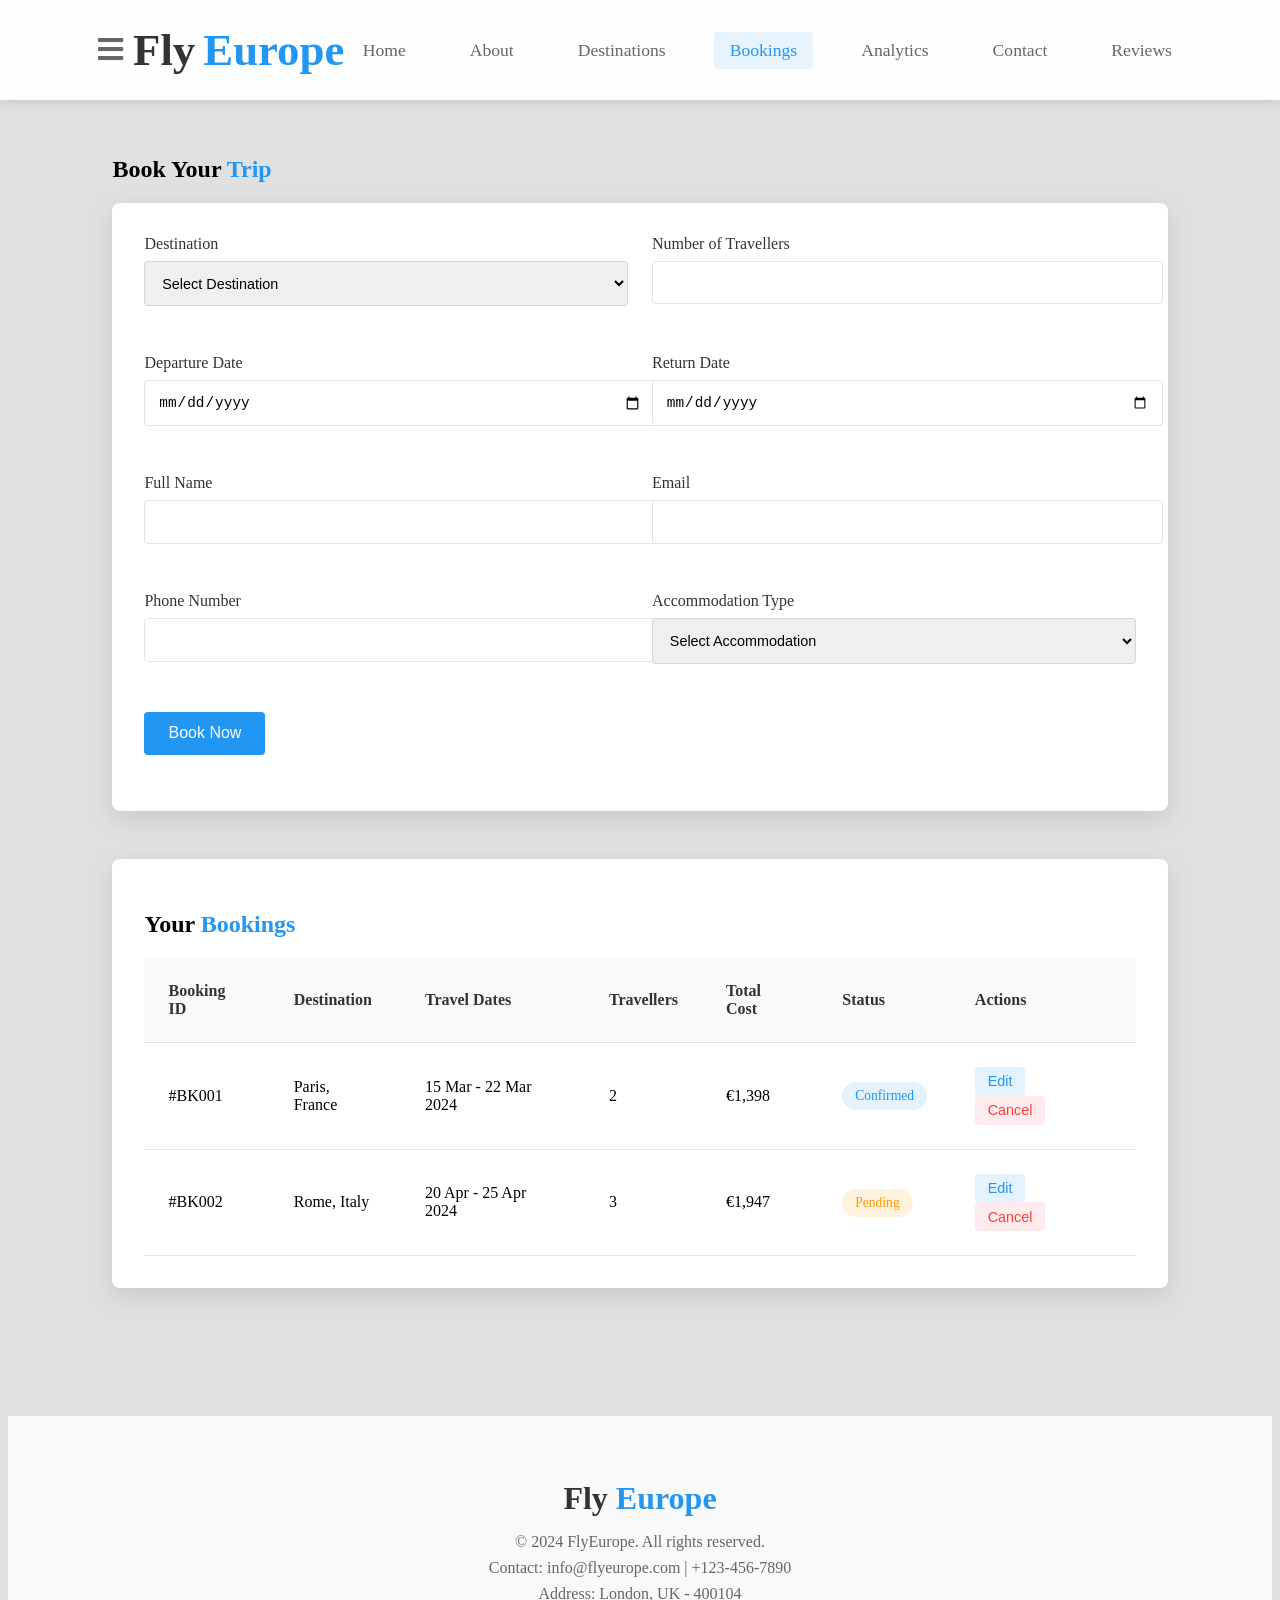
<file: bookings.html>
﻿<!DOCTYPE html>
<html lang="en">
<head>
    <meta charset="UTF-8">
    <meta name="viewport" content="width=device-width, initial-scale=1.0">
    <title>Bookings - Backpack to Europe</title>
    <link rel="stylesheet" href="styles.css">
    <link rel="stylesheet" href="https://cdnjs.cloudflare.com/ajax/libs/font-awesome/5.15.4/css/all.min.css">
    <style>
        body {
            background-color: #e0e0e0;
        }
        .bookings-section {
            padding: 8rem 7% 2rem;
        }

        .bookings-container {
            max-width: 1200px;
            margin: 0 auto;
            padding: 0 1rem;
        }

        /* Booking Form Styles */
        .booking-form {
            background: #fff;
            padding: 2rem;
            border-radius: 8px;
            box-shadow: 0 .5rem 1.5rem rgba(0,0,0,.1);
            margin-bottom: 3rem;
        }

        .form-grid {
            display: grid;
            grid-template-columns: repeat(2, 1fr);
            gap: 1.5rem;
        }

        .form-group {
            margin-bottom: 1.5rem;
        }

            .form-group label {
                display: block;
                margin-bottom: 0.5rem;
                color: #333;
                font-weight: 500;
            }

            .form-group input,
            .form-group select {
                width: 100%;
                padding: 0.8rem;
                border: 1px solid rgba(0,0,0,.1);
                border-radius: 4px;
                font-size: 0.9rem;
            }

                .form-group input:focus,
                .form-group select:focus {
                    border-color: #2196F3;
                    outline: none;
                    box-shadow: 0 0 0 2px rgba(33, 150, 243, 0.1);
                }

        .full-width {
            grid-column: 1 / -1;
        }

        .btn {
            padding: 0.8rem 1.5rem;
            border: none;
            border-radius: 4px;
            cursor: pointer;
            font-size: 1rem;
            transition: all 0.3s ease;
        }

        .submit-btn {
            background: #2196F3;
            color: white;
        }

            .submit-btn:hover {
                background: #1976D2;
            }

        /* Bookings Table Styles */
        .bookings-table {
            background: #fff;
            padding: 2rem;
            border-radius: 8px;
            box-shadow: 0 .5rem 1.5rem rgba(0,0,0,.1);
            overflow-x: auto;
        }

        table {
            width: 100%;
            border-collapse: collapse;
            margin-top: 1rem;
        }

        th, td {
            padding: 1rem;
            text-align: left;
            border-bottom: 1px solid rgba(0,0,0,.1);
        }

        th {
            background: #f8f9fa;
            color: #333;
            font-weight: 600;
        }

        tr:hover {
            background: #f8f9fa;
        }

        .status {
            padding: 0.4rem 0.8rem;
            border-radius: 20px;
            font-size: 0.85rem;
            font-weight: 500;
        }

            .status.confirmed {
                background: #e3f2fd;
                color: #2196F3;
            }

            .status.pending {
                background: #fff3e0;
                color: #ff9800;
            }

            .status.cancelled {
                background: #ffebee;
                color: #f44336;
            }

        .action-btn {
            padding: 0.4rem 0.8rem;
            border: none;
            border-radius: 4px;
            cursor: pointer;
            font-size: 0.9rem;
            margin-right: 0.5rem;
        }

        .edit-btn {
            background: #e3f2fd;
            color: #2196F3;
        }

        .cancel-btn {
            background: #ffebee;
            color: #f44336;
        }

        .edit-btn:hover {
            background: #bbdefb;
        }

        .cancel-btn:hover {
            background: #ffcdd2;
        }

        .footer {
            background: #f9f9f9;
            padding: 2rem 0;
            text-align: center;
            margin-top: 4rem;
        }

        .footer-content {
            max-width: 1200px;
            margin: 0 auto;
            padding: 0 1rem;
        }

        .footer-logo h3 {
            font-size: 2rem;
            color: #333;
            margin-bottom: 1rem;
        }

        .footer-logo span {
            color: #2196F3;
        }

        .footer-info p {
            color: #666;
            margin: 0.5rem 0;
        }

        @media (max-width: 768px) {
            .form-grid {
                grid-template-columns: 1fr;
            }

            .bookings-table {
                overflow-x: auto;
            }

            th, td {
                padding: 0.8rem;
                font-size: 0.9rem;
            }
        }
    </style>
</head>
<body>
    <header>
        <input type="checkbox" name="" id="toggler">
        <label for="toggler" class="fas fa-bars"></label>

        <a href="index.html" class="logo">
            Fly<span>Europe</span>
        </a>

        <nav class="navbar">
            <a href="index.html#home">Home</a>
            <a href="about.html">About</a>
            <a href="destinations.html">Destinations</a>
            <a href="bookings.html" class="active">Bookings</a>
            <a href="analytics.html">Analytics</a>
            <a href="contact.html">Contact</a>
            <a href="reviews.html">Reviews</a>
        </nav>

        <div class="icons">

        </div>
    </header>

    <section class="bookings-section">
        <div class="bookings-container">
            <h2 class="heading">Book Your <span>Trip</span></h2>

            <!-- Booking Form -->
            <div class="booking-form">
                <form id="bookingForm">
                    <div class="form-grid">
                        <div class="form-group">
                            <label for="destination">Destination</label>
                            <select id="destination" required>
                                <option value="">Select Destination</option>
                                <option value="paris">Paris, France</option>
                                <option value="rome">Rome, Italy</option>
                                <option value="barcelona">Barcelona, Spain</option>
                                <option value="amsterdam">Amsterdam, Netherlands</option>
                                <option value="swiss Alps">Swiss Alps, Switzerland</option>
                            </select>
                        </div>

                        <div class="form-group">
                            <label for="travelers">Number of Travellers</label>
                            <input type="number" id="travelers" min="1" required>
                        </div>

                        <div class="form-group">
                            <label for="departure">Departure Date</label>
                            <input type="date" id="departure" required>
                        </div>

                        <div class="form-group">
                            <label for="return">Return Date</label>
                            <input type="date" id="return" required>
                        </div>

                        <div class="form-group">
                            <label for="name">Full Name</label>
                            <input type="text" id="name" required>
                        </div>

                        <div class="form-group">
                            <label for="email">Email</label>
                            <input type="email" id="email" required>
                        </div>

                        <div class="form-group">
                            <label for="phone">Phone Number</label>
                            <input type="tel" id="phone" required>
                        </div>

                        <div class="form-group">
                            <label for="accommodation">Accommodation Type</label>
                            <select id="accommodation" required>
                                <option value="">Select Accommodation</option>
                                <option value="hotel">Hotel</option>
                                <option value="hostel">Hostel</option>
                                <option value="apartment">Apartment</option>
                            </select>
                        </div>

                        <div class="form-group full-width">
                            <button type="submit" class="btn submit-btn" id="submitBtn">Book Now</button>
                        </div>
                    </div>
                </form>
            </div>

            <!-- Bookings Table -->
            <div class="bookings-table">
                <h2 class="heading">Your <span>Bookings</span></h2>
                <table>
                    <thead>
                        <tr>
                            <th>Booking ID</th>
                            <th>Destination</th>
                            <th>Travel Dates</th>
                            <th>Travellers</th>
                            <th>Total Cost</th>
                            <th>Status</th>
                            <th>Actions</th>
                        </tr>
                    </thead>
                    <tbody id="bookingsTableBody">
                        <!-- Bookings will be populated by JavaScript -->
                    </tbody>
                </table>
            </div>
        </div>
    </section>

    <!-- Footer Section -->
    <footer class="footer">
        <div class="footer-content">
            <div class="footer-logo">
                <h3> Fly<span> Europe</span> </h3>
            </div>
            <div class="footer-info">
                <p>© 2024 FlyEurope. All rights reserved.</p>
                <p>Contact: info@flyeurope.com | +123-456-7890</p>
                <p>Address: London, UK - 400104</p>
            </div>
        </div>
    </footer>

    <script>
        // Store bookings in localStorage
        let bookings = JSON.parse(localStorage.getItem('bookings')) || [
            {
                id: 'BK001',
                destination: 'Paris, France',
                dates: '15 Mar - 22 Mar 2024',
                travelers: 2,
                cost: '€1,398',
                status: 'confirmed',
                name: 'John Doe',
                email: 'john@example.com',
                phone: '1234567890',
                accommodation: 'hotel'
            },
            {
                id: 'BK002',
                destination: 'Rome, Italy',
                dates: '20 Apr - 25 Apr 2024',
                travelers: 3,
                cost: '€1,947',
                status: 'pending',
                name: 'Jane Smith',
                email: 'jane@example.com',
                phone: '0987654321',
                accommodation: 'apartment'
            }
        ];

        let editingBookingId = null;

        // Initialize the page
        document.addEventListener('DOMContentLoaded', function () {
            displayBookings();
            setupDateValidation();
        });

        // Handle form submission
        document.getElementById('bookingForm').addEventListener('submit', function (event) {
            event.preventDefault();
            handleBooking();
        });

        function handleBooking() {
            const formData = {
                destination: document.getElementById('destination').options[document.getElementById('destination').selectedIndex].text,
                travelers: document.getElementById('travelers').value,
                departure: document.getElementById('departure').value,
                return: document.getElementById('return').value,
                name: document.getElementById('name').value,
                email: document.getElementById('email').value,
                phone: document.getElementById('phone').value,
                accommodation: document.getElementById('accommodation').value
            };

            if (editingBookingId) {
                // Update existing booking
                const index = bookings.findIndex(b => b.id === editingBookingId);
                if (index !== -1) {
                    bookings[index] = {
                        ...bookings[index],
                        destination: formData.destination,
                        dates: `${formatDate(formData.departure)} - ${formatDate(formData.return)}`,
                        travelers: parseInt(formData.travelers),
                        cost: calculateCost(formData.destination, formData.travelers),
                        name: formData.name,
                        email: formData.email,
                        phone: formData.phone,
                        accommodation: formData.accommodation
                    };
                }
                editingBookingId = null;
                document.getElementById('submitBtn').textContent = 'Book Now';
            } else {
                // Create new booking
                const newBooking = {
                    id: generateBookingId(),
                    destination: formData.destination,
                    dates: `${formatDate(formData.departure)} - ${formatDate(formData.return)}`,
                    travelers: parseInt(formData.travelers),
                    cost: calculateCost(formData.destination, formData.travelers),
                    status: 'pending',
                    name: formData.name,
                    email: formData.email,
                    phone: formData.phone,
                    accommodation: formData.accommodation
                };
                bookings.push(newBooking);
            }

            // Update localStorage
            localStorage.setItem('bookings', JSON.stringify(bookings));

            // Update display
            displayBookings();
            document.getElementById('bookingForm').reset();
            alert(editingBookingId ? 'Booking updated successfully!' : 'Booking created successfully!');
        }

        function editBooking(bookingId) {
            const booking = bookings.find(b => b.id === bookingId);
            if (!booking) return;

            // Set form values
            document.getElementById('destination').value = booking.destination.toLowerCase().split(',')[0];
            document.getElementById('travelers').value = booking.travelers;

            // Parse dates
            const [startDate, endDate] = booking.dates.split(' - ').map(d => parseDate(d));
            document.getElementById('departure').value = startDate;
            document.getElementById('return').value = endDate;

            document.getElementById('name').value = booking.name;
            document.getElementById('email').value = booking.email;
            document.getElementById('phone').value = booking.phone;
            document.getElementById('accommodation').value = booking.accommodation;

            // Update button text and store editing ID
            document.getElementById('submitBtn').textContent = 'Update Booking';
            editingBookingId = bookingId;

            // Scroll to form
            document.querySelector('.booking-form').scrollIntoView({ behavior: 'smooth' });
        }

        function cancelBooking(bookingId) {
            if (confirm('Are you sure you want to cancel this booking?')) {
                const index = bookings.findIndex(b => b.id === bookingId);
                if (index !== -1) {
                    bookings[index].status = 'cancelled';
                    localStorage.setItem('bookings', JSON.stringify(bookings));
                    displayBookings();
                }
            }
        }

        function displayBookings() {
            const tbody = document.getElementById('bookingsTableBody');
            tbody.innerHTML = '';

            bookings.forEach(booking => {
                const tr = document.createElement('tr');
                tr.innerHTML = `
                            <td>#${booking.id}</td>
                            <td>${booking.destination}</td>
                            <td>${booking.dates}</td>
                            <td>${booking.travelers}</td>
                            <td>${booking.cost}</td>
                            <td><span class="status ${booking.status}">${capitalizeFirst(booking.status)}</span></td>
                            <td>
                                ${booking.status !== 'cancelled' ? `
                                    <button class="action-btn edit-btn" onclick="editBooking('${booking.id}')">Edit</button>
                                    <button class="action-btn cancel-btn" onclick="cancelBooking('${booking.id}')">Cancel</button>
                                ` : '-'}
                            </td>
                        `;
                tbody.appendChild(tr);
            });
        }

        function setupDateValidation() {
            const today = new Date().toISOString().split('T')[0];
            document.getElementById('departure').min = today;

            document.getElementById('departure').addEventListener('change', function () {
                document.getElementById('return').min = this.value;
            });
        }

        function generateBookingId() {
            return `BK${String(bookings.length + 1).padStart(3, '0')}`;
        }

        function formatDate(dateString) {
            const date = new Date(dateString);
            return date.toLocaleDateString('en-GB', {
                day: '2-digit',
                month: 'short',
                year: 'numeric'
            });
        }

        function parseDate(dateString) {
            const [day, month, year] = dateString.split(' ');
            const monthMap = {
                'Jan': '01', 'Feb': '02', 'Mar': '03', 'Apr': '04',
                'May': '05', 'Jun': '06', 'Jul': '07', 'Aug': '08',
                'Sep': '09', 'Oct': '10', 'Nov': '11', 'Dec': '12'
            };
            return `${year}-${monthMap[month]}-${day.padStart(2, '0')}`;
        }

        function calculateCost(destination, travelers) {
            const baseCosts = {
                'Paris, France': 699,
                'Rome, Italy': 649,
                'Barcelona, Spain': 599,
                'Amsterdam, Netherlands': 629
            };
            const cost = (baseCosts[destination] || 600) * travelers;
            return `€${cost.toLocaleString()}`;
        }

        function capitalizeFirst(string) {
            return string.charAt(0).toUpperCase() + string.slice(1);
        }
    </script>
</body>
</html>
</file>
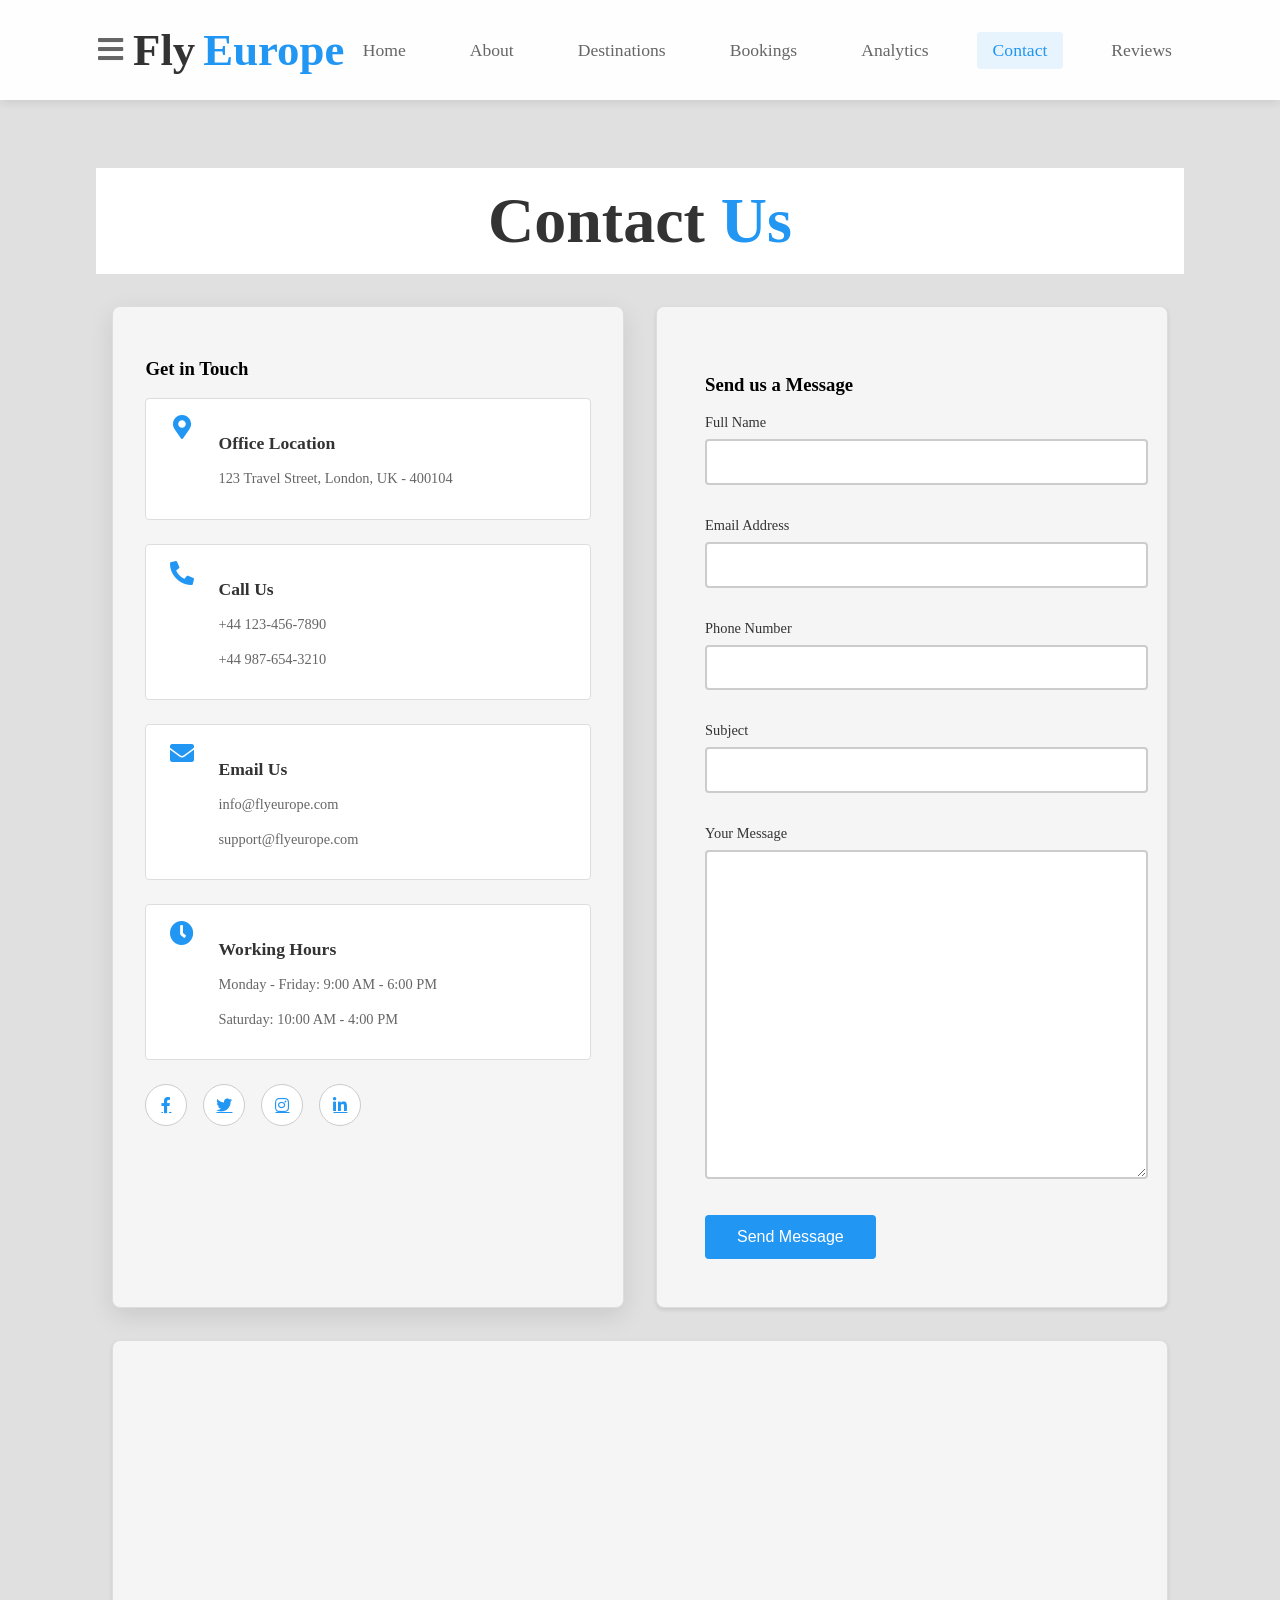
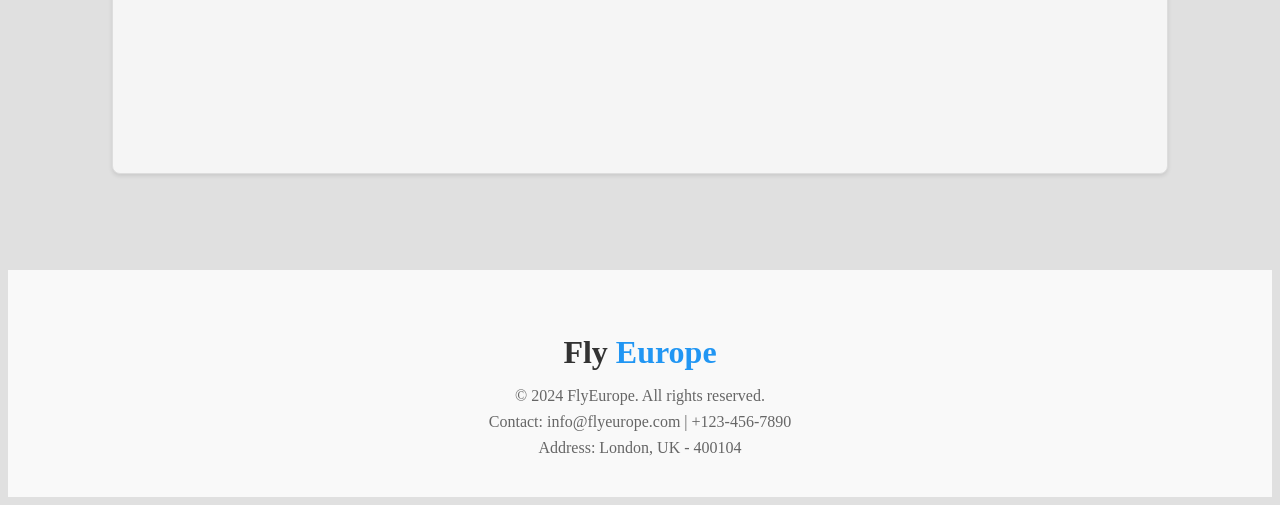
<file: contact.html>
﻿<!DOCTYPE html>
<html lang="en">
<head>
    <meta charset="UTF-8">
    <meta name="viewport" content="width=device-width, initial-scale=1.0">
    <title>Contact Us - Backpack to Europe</title>
    <link rel="stylesheet" href="styles.css">
    <link rel="stylesheet" href="https://cdnjs.cloudflare.com/ajax/libs/font-awesome/5.15.4/css/all.min.css">
    <style>
        body {
            background-color: #e0e0e0;
        }
        .contact-section {
            padding: 8rem 7% 2rem;
        }

        .contact-container {
            max-width: 1200px;
            margin: 0 auto;
            padding: 0 1rem;
        }

        .contact-grid {
            display: grid;
            grid-template-columns: 1fr 1fr;
            gap: 2rem;
            margin-top: 2rem;
        }

        .contact-info {
            background: #f5f5f5;
            padding: 2rem;
            border-radius: 8px;
            border: 1px solid #ddd;
            box-shadow: 0 .5rem 1.5rem rgba(0,0,0,.1);
        }

        .info-item {
            display: flex;
            align-items: flex-start;
            margin-bottom: 1.5rem;
            padding: 1rem;
            background: white; 
            border: 1px solid #ddd;
            border-radius: 4px;
        }

        .info-icon {
            font-size: 1.5rem;
            color: #2196F3;
            margin-right: 1rem;
            width: 2.5rem;
            text-align: center;
        }

        .info-content h3 {
            font-size: 1.1rem;
            color: #333;
            margin-bottom: 0.5rem;
        }

        .info-content p {
            color: #666;
            font-size: 0.9rem;
            line-height: 1.4;
        }

        .contact-form {
            background: #f5f5f5;
            padding: 3rem; 
            border-radius: 8px;
            border: 1px solid #ddd;
            box-shadow: 0 2px 4px rgba(0,0,0,0.1);
            height: fit-content; 
        }

        .form-group {
            margin-bottom: 2rem;
        }

            .form-group label {
                display: block;
                margin-bottom: 0.5rem;
                color: #333;
                font-size: 0.9rem;
            }

            .form-group input,
            .form-group textarea {
                width: 100%;
                padding: 0.8rem;
                border: 2px solid #ccc;
                border-radius: 4px;
                font-size: 0.9rem;
                background-color: white;
                transition: all 0.3s ease;
            }

                .form-group input:focus,
                .form-group textarea:focus {
                    border-color: #2196F3;
                    outline: none;
                    box-shadow: 0 0 5px rgba(33, 150, 243, 0.3);
                }

            .form-group textarea {
                height: 300px;
                resize: vertical;
            }

        .submit-btn {
            background: #2196F3;
            color: #fff;
            padding: 0.8rem 2rem;
            border: none;
            border-radius: 4px;
            font-size: 1rem;
            cursor: pointer;
            transition: all 0.3s ease;
        }

            .submit-btn:hover {
                background: #1976D2;
                transform: translateY(-2px);
            }

        .map-container {
            background: #f5f5f5; /* Light gray background */
            padding: 1rem;
            border-radius: 8px;
            box-shadow: 0 2px 4px rgba(0,0,0,0.1);
            border: 1px solid #ddd;
            grid-column: 1 / -1; 
            height: 400px; 
        }

            .map-container iframe {
                width: 100%;
                height: 100%;
                border: none;
                border-radius: 4px;
            }
        .heading {
            text-align: center;
            font-size: 4rem;
            color: #333;
            padding: 1rem;
            margin: 2rem 0;
            background: #fff;
        }

            .heading span {
                color: #2196F3;
            }

        .social-links {
            display: flex;
            gap: 1rem;
            margin-top: 1rem;
        }

            .social-links a {
                width: 40px;
                height: 40px;
                background: white; 
                color: #2196F3;
                border: 1px solid #ccc;
                border-radius: 50%;
                display: flex;
                align-items: center;
                justify-content: center;
                transition: all 0.3s ease;
            }

                .social-links a:hover {
                    background: #2196F3;
                    color: white;
                    border-color: #2196F3;
                    transform: translateY(-2px);
                }

        @media (max-width: 768px) {
            .contact-grid {
                grid-template-columns: 1fr;
            }

            .map-container {
                height: 300px;
            }
        }
    </style>
</head>
<body>
    <!-- Header Section -->
    <header>
        <input type="checkbox" name="" id="toggler">
        <label for="toggler" class="fas fa-bars"></label>

        <a href="index.html" class="logo">
            Fly<span>Europe</span>
        </a>

        <nav class="navbar">
            <a href="index.html">Home</a>
            <a href="about.html">About</a>
            <a href="destinations.html">Destinations</a>
            <a href="bookings.html">Bookings</a>
            <a href="analytics.html">Analytics</a>
            <a href="contact.html" class="active">Contact</a>
            <a href="reviews.html">Reviews</a>
        </nav>

        <div class="icons">
            
        </div>
    </header>

    <!-- Contact Section -->
    <section class="contact-section">
        <h2 class="heading">Contact <span>Us</span></h2>

        <div class="contact-container">
            <div class="contact-grid">
                <!-- Contact Information -->
                <div class="contact-info">
                    <h3>Get in Touch</h3>
                    <div class="info-item">
                        <div class="info-icon">
                            <i class="fas fa-map-marker-alt"></i>
                        </div>
                        <div class="info-content">
                            <h3>Office Location</h3>
                            <p>123 Travel Street, London, UK - 400104</p>
                        </div>
                    </div>
                    <div class="info-item">
                        <div class="info-icon">
                            <i class="fas fa-phone-alt"></i>
                        </div>
                        <div class="info-content">
                            <h3>Call Us</h3>
                            <p>+44 123-456-7890</p>
                            <p>+44 987-654-3210</p>
                        </div>
                    </div>
                    <div class="info-item">
                        <div class="info-icon">
                            <i class="fas fa-envelope"></i>
                        </div>
                        <div class="info-content">
                            <h3>Email Us</h3>
                            <p>info@flyeurope.com</p>
                            <p>support@flyeurope.com</p>
                        </div>
                    </div>
                    <div class="info-item">
                        <div class="info-icon">
                            <i class="fas fa-clock"></i>
                        </div>
                        <div class="info-content">
                            <h3>Working Hours</h3>
                            <p>Monday - Friday: 9:00 AM - 6:00 PM</p>
                            <p>Saturday: 10:00 AM - 4:00 PM</p>
                        </div>
                    </div>
                    <div class="social-links">
                        <a href="#"><i class="fab fa-facebook-f"></i></a>
                        <a href="#"><i class="fab fa-twitter"></i></a>
                        <a href="#"><i class="fab fa-instagram"></i></a>
                        <a href="#"><i class="fab fa-linkedin-in"></i></a>
                    </div>
                </div>

                <!-- Contact Form -->
                <div class="contact-form">
                    <h3>Send us a Message</h3>
                    <form id="contactForm">
                        <div class="form-group">
                            <label for="name">Full Name</label>
                            <input type="text" id="name" name="name" required>
                        </div>
                        <div class="form-group">
                            <label for="email">Email Address</label>
                            <input type="email" id="email" name="email" required>
                        </div>
                        <div class="form-group">
                            <label for="phone">Phone Number</label>
                            <input type="tel" id="phone" name="phone">
                        </div>
                        <div class="form-group">
                            <label for="subject">Subject</label>
                            <input type="text" id="subject" name="subject" required>
                        </div>
                        <div class="form-group">
                            <label for="message">Your Message</label>
                            <textarea id="message" name="message" required></textarea>
                        </div>
                        <button type="submit" class="submit-btn">Send Message</button>
                    </form>
                </div>

                <!-- Map -->
                <div class="map-container">
                    <iframe src="https://www.google.com/maps/embed?pb=!1m18!1m12!1m3!1d158858.182370726!2d-0.10159865000000001!3d51.52864165!2m3!1f0!2f0!3f0!3m2!1i1024!2i768!4f13.1!3m3!1m2!1s0x47d8a00baf21de75%3A0x52963a5addd52a99!2sLondon%2C%20UK!5e0!3m2!1sen!2sin!4v1645678901234!5m2!1sen!2sin" allowfullscreen="" loading="lazy"></iframe>
                </div>
            </div>
        </div>
    </section>

    <!-- Footer Section -->
    <footer class="footer">
        <div class="footer-content">
            <div class="footer-logo">
                <h3> Fly<span> Europe</span> </h3>
            </div>
            <div class="footer-info">
                <p>© 2024 FlyEurope. All rights reserved.</p>
                <p>Contact: info@flyeurope.com | +123-456-7890</p>
                <p>Address: London, UK - 400104</p>
            </div>
        </div>
    </footer>

    <style>
        .footer {
            background: #f9f9f9;
            padding: 2rem 0;
            text-align: center;
            margin-top: 4rem;
            width: 100%;
        }

        .footer-content {
            max-width: 1200px;
            margin: 0 auto;
            padding: 0 1rem;
            text-align: center;
        }

        .footer-logo {
            margin-bottom: 1rem;
        }

            .footer-logo h3 {
                font-size: 2rem;
                color: #333;
                margin-bottom: 1rem;
                text-align: center;
            }

            .footer-logo span {
                color: #2196F3;
            }

        .footer-info {
            text-align: center;
        }

            .footer-info p {
                color: #666;
                margin: 0.5rem 0;
                text-align: center;
            }
    </style>

    <script>
        function submitForm(e) {
            e.preventDefault();

            // Get form values
            const name = document.getElementById('name').value;
            const email = document.getElementById('email').value;
            const phone = document.getElementById('phone').value;
            const subject = document.getElementById('subject').value;
            const message = document.getElementById('message').value;

            // show alert
            alert('Thank you for your message! We will get back to you soon.');

            // Reset the form
            document.getElementById('contactForm').reset();

            return false;
        }
        // Modern event listener attachment
        document.addEventListener('DOMContentLoaded', () => {
            const form = document.getElementById('contactForm');
            if (form) {
                form.addEventListener('submit', submitForm);
            }
        });
    </script>
</body>
</html>
</file>
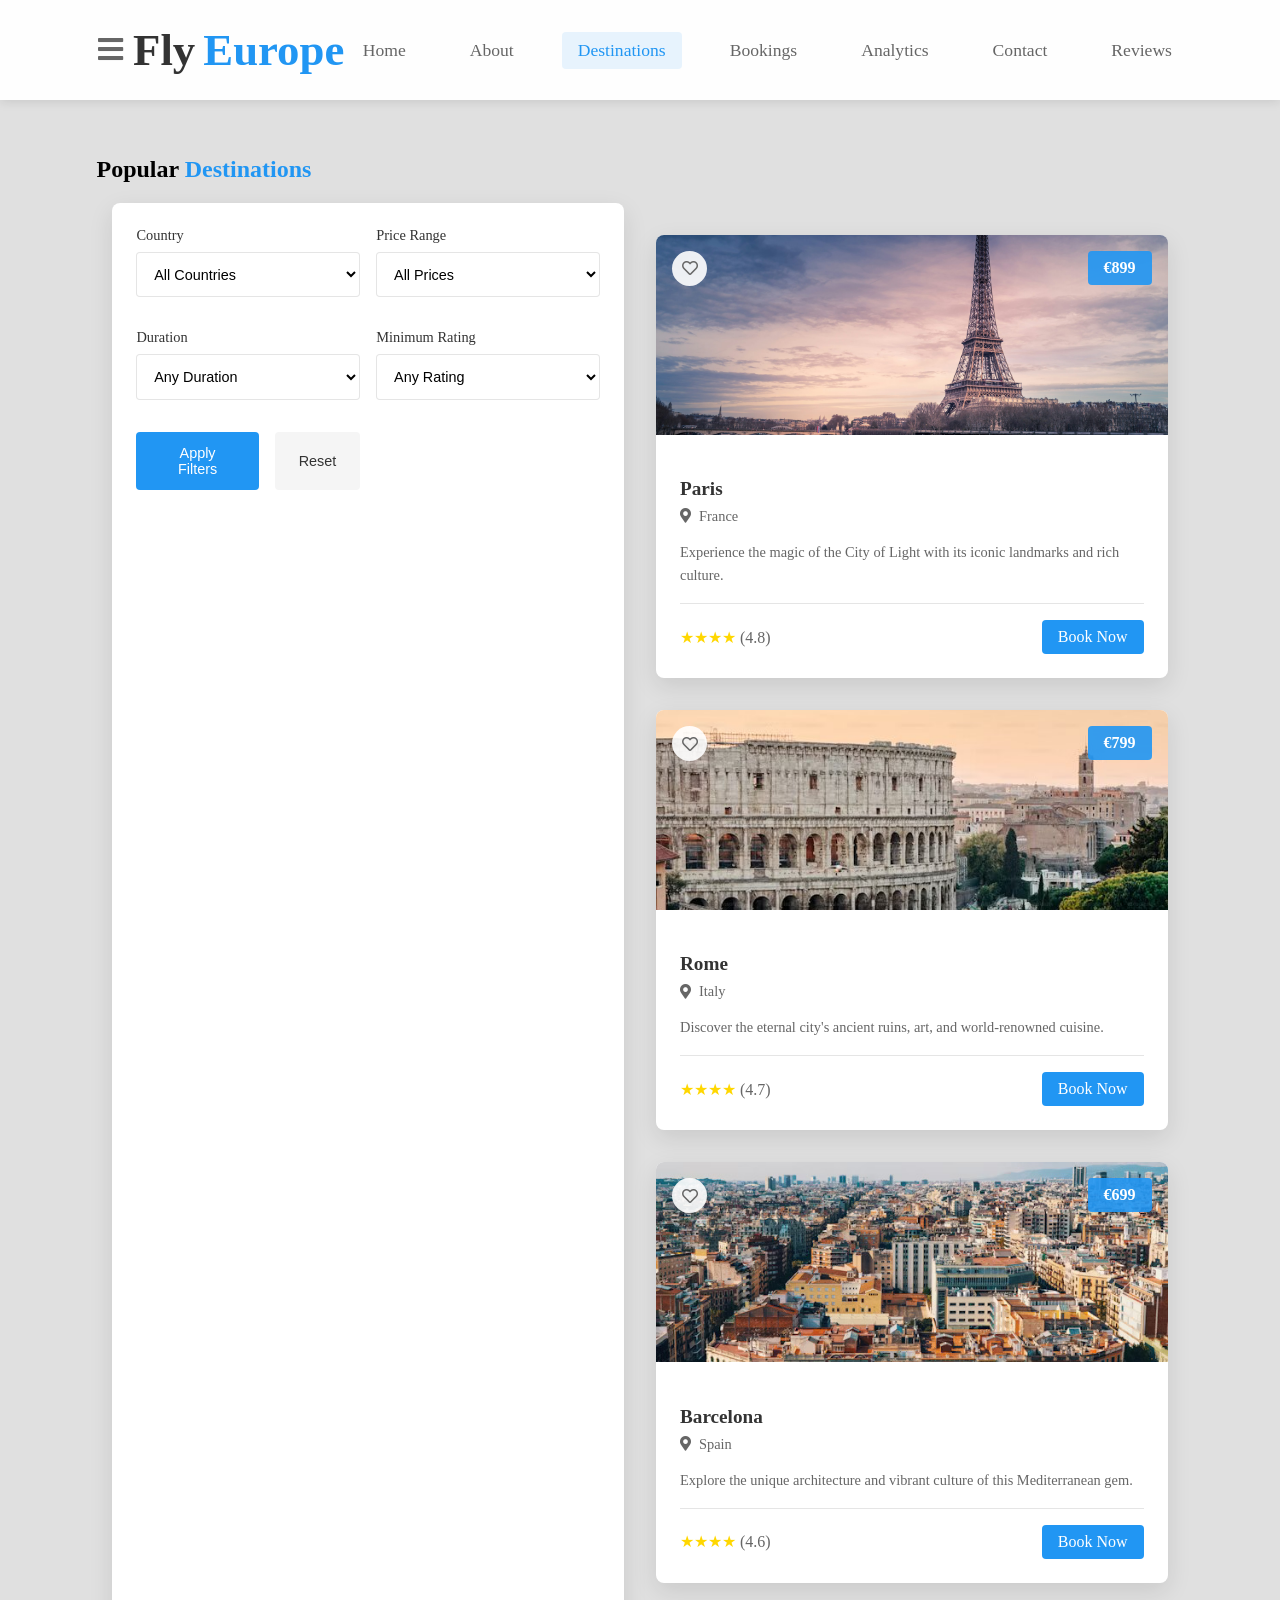
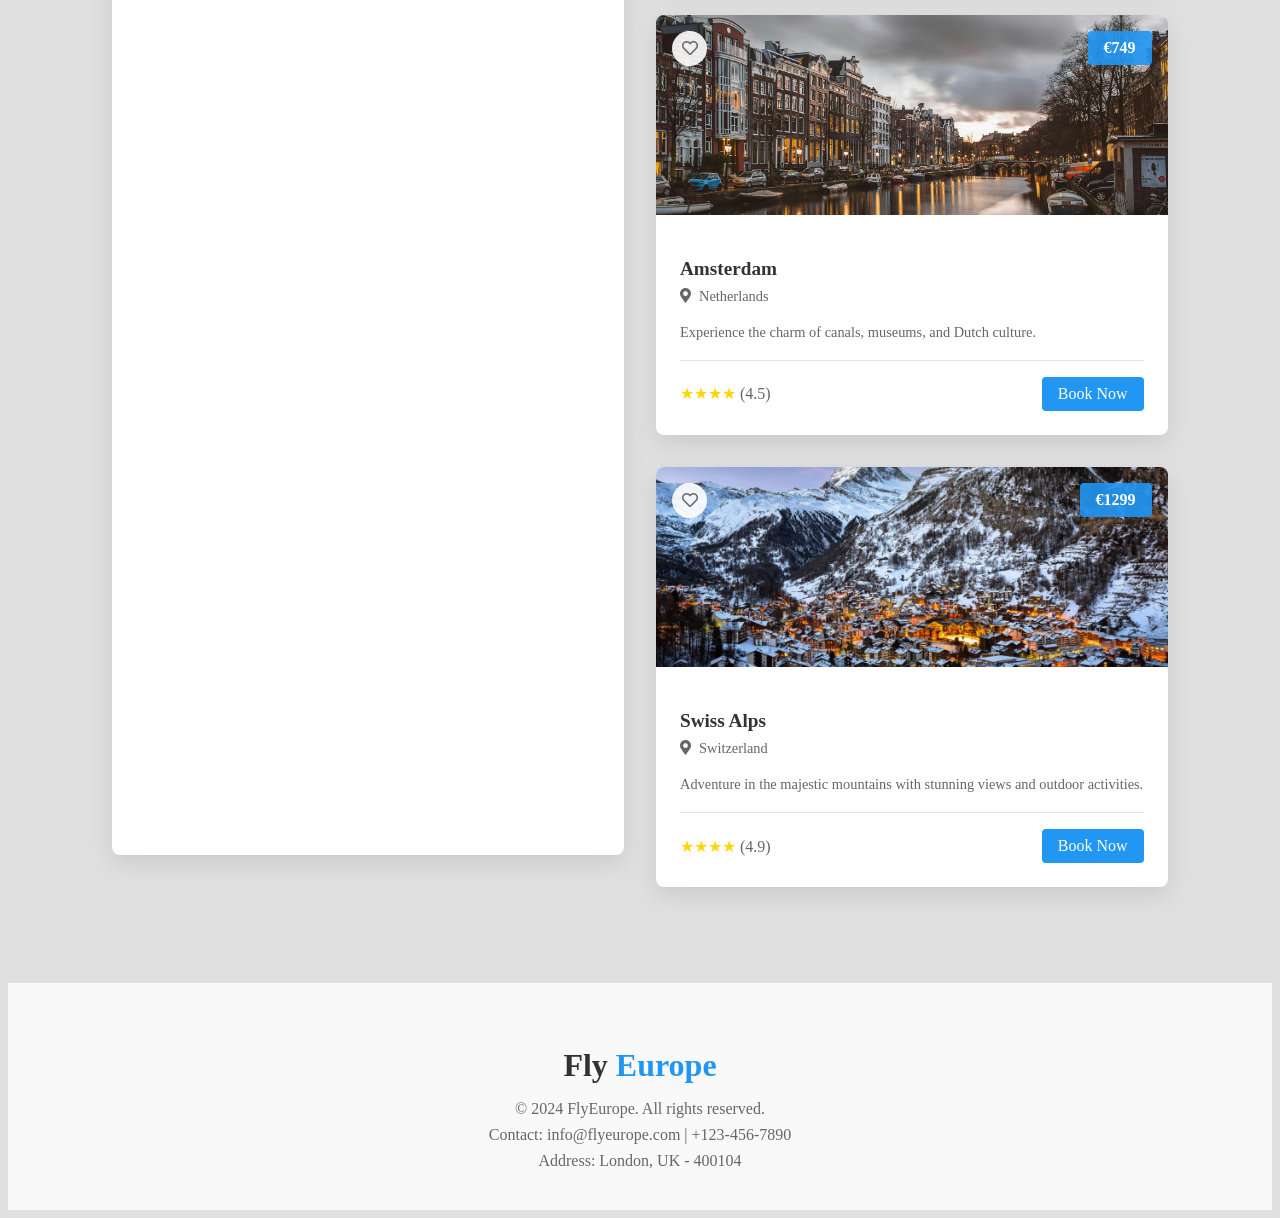
<file: destinations.html>
﻿<!DOCTYPE html>
<html lang="en">
<head>
    <meta charset="UTF-8">
    <meta name="viewport" content="width=device-width, initial-scale=1.0">
    <title>Destinations - Backpack to Europe</title>
    <link rel="stylesheet" href="styles.css">
    <link rel="stylesheet" href="https://cdnjs.cloudflare.com/ajax/libs/font-awesome/5.15.4/css/all.min.css">
    <style>
        body {
            background-color: #e0e0e0;
        }
        .destinations-section {
            padding: 8rem 7% 2rem;
        }

        .destinations-container {
            max-width: 1200px;
            margin: 0 auto;
            padding: 0 1rem;
        }

        /* Filter Section */
        .filter-section {
            background: #fff;
            padding: 1.5rem;
            border-radius: 8px;
            box-shadow: 0 .5rem 1.5rem rgba(0,0,0,.1);
            margin-bottom: 2rem;
        }

        .filter-grid {
            display: grid;
            grid-template-columns: repeat(auto-fit, minmax(200px, 1fr));
            gap: 1rem;
            align-items: end;
        }

        .filter-group {
            margin-bottom: 1rem;
        }

            .filter-group label {
                display: block;
                margin-bottom: 0.5rem;
                color: #333;
                font-size: 0.9rem;
            }

            .filter-group select,
            .filter-group input {
                width: 100%;
                padding: 0.8rem;
                border: 1px solid rgba(0,0,0,.1);
                border-radius: 4px;
                font-size: 0.9rem;
                background-color: #fff;
            }

        .filter-buttons {
            display: flex;
            gap: 1rem;
        }

        .filter-btn {
            padding: 0.8rem 1.5rem;
            border: none;
            border-radius: 4px;
            cursor: pointer;
            font-size: 0.9rem;
            transition: all 0.3s ease;
        }

        .apply-btn {
            background: #2196F3;
            color: #fff;
        }

        .reset-btn {
            background: #f5f5f5;
            color: #333;
        }

        .apply-btn:hover {
            background: #1976D2;
        }

        .reset-btn:hover {
            background: #e0e0e0;
        }

        /* Destinations Grid */
        .destinations-grid {
            display: grid;
            grid-template-columns: repeat(auto-fit, minmax(300px, 1fr));
            gap: 2rem;
            margin-top: 2rem;
        }

        .destination-card {
            background: #fff;
            border-radius: 8px;
            overflow: hidden;
            box-shadow: 0 .5rem 1.5rem rgba(0,0,0,.1);
            transition: transform 0.3s ease;
        }

            .destination-card:hover {
                transform: translateY(-5px);
            }

        .destination-image {
            position: relative;
            height: 200px;
            overflow: hidden;
        }

            .destination-image img {
                width: 100%;
                height: 100%;
                object-fit: cover;
                transition: transform 0.3s ease;
            }

        .destination-card:hover .destination-image img {
            transform: scale(1.1);
        }

        .destination-price {
            position: absolute;
            top: 1rem;
            right: 1rem;
            background: rgba(33, 150, 243, 0.9);
            color: #fff;
            padding: 0.5rem 1rem;
            border-radius: 4px;
            font-weight: bold;
        }

        .destination-content {
            padding: 1.5rem;
        }

        .destination-title {
            font-size: 1.2rem;
            color: #333;
            margin-bottom: 0.5rem;
        }

        .destination-location {
            color: #666;
            font-size: 0.9rem;
            margin-bottom: 1rem;
            display: flex;
            align-items: center;
            gap: 0.5rem;
        }

        .destination-description {
            color: #666;
            font-size: 0.9rem;
            line-height: 1.6;
            margin-bottom: 1rem;
        }

        .destination-meta {
            display: flex;
            justify-content: space-between;
            align-items: center;
            padding-top: 1rem;
            border-top: 1px solid rgba(0,0,0,.1);
        }

        .destination-rating {
            color: #ffd700;
        }

        .book-btn {
            background: #2196F3;
            color: #fff;
            padding: 0.5rem 1rem;
            border-radius: 4px;
            text-decoration: none;
            transition: background 0.3s ease;
        }

            .book-btn:hover {
                background: #1976D2;
            }

        .wishlist-btn {
            position: absolute;
            top: 1rem;
            left: 1rem;
            background: rgba(255,255,255,0.9);
            width: 35px;
            height: 35px;
            border-radius: 50%;
            display: flex;
            align-items: center;
            justify-content: center;
            cursor: pointer;
            transition: all 0.3s ease;
        }

            .wishlist-btn i {
                color: #666;
                transition: color 0.3s ease;
            }

            .wishlist-btn.active i {
                color: #f44336;
            }

        @media (max-width: 768px) {
            .filter-grid {
                grid-template-columns: 1fr;
            }

            .filter-buttons {
                flex-direction: column;
            }

            .destinations-grid {
                grid-template-columns: repeat(auto-fit, minmax(250px, 1fr));
            }
        }
    </style>
</head>
<body>
    <!-- Header Section -->
    <header>
        <input type="checkbox" name="" id="toggler">
        <label for="toggler" class="fas fa-bars"></label>

        <a href="index.html" class="logo">
            Fly<span>Europe</span>
        </a>

        <nav class="navbar">
            <a href="index.html">Home</a>
            <a href="about.html">About</a>
            <a href="destinations.html" class="active">Destinations</a>
            <a href="bookings.html">Bookings</a>
            <a href="analytics.html">Analytics</a>
            <a href="contact.html">Contact</a>
            <a href="reviews.html">Reviews</a>
        </nav>

        <div class="icons">
            
        </div>
    </header>

    <!-- Destinations Section -->
    <section class="destinations-section">
        <h2 class="heading">Popular <span>Destinations</span></h2>

        <div class="destinations-container">
            <!-- Filter Section -->
            <div class="filter-section">
                <div class="filter-grid">
                    <div class="filter-group">
                        <label for="country">Country</label>
                        <select id="country">
                            <option value="">All Countries</option>
                            <option value="france">France</option>
                            <option value="italy">Italy</option>
                            <option value="spain">Spain</option>
                            <option value="switzerland">Switzerland</option>
                            <option value="netherlands">Netherlands</option>
                        </select>
                    </div>

                    <div class="filter-group">
                        <label for="priceRange">Price Range</label>
                        <select id="priceRange">
                            <option value="">All Prices</option>
                            <option value="budget">Budget (< €500)</option>
                            <option value="moderate">Moderate (€500 - €1000)</option>
                            <option value="luxury">Luxury (> €1000)</option>
                        </select>
                    </div>

                    <div class="filter-group">
                        <label for="duration">Duration</label>
                        <select id="duration">
                            <option value="">Any Duration</option>
                            <option value="short">Short Trip (1-3 days)</option>
                            <option value="medium">Medium Trip (4-7 days)</option>
                            <option value="long">Long Trip (8+ days)</option>
                        </select>
                    </div>

                    <div class="filter-group">
                        <label for="rating">Minimum Rating</label>
                        <select id="rating">
                            <option value="">Any Rating</option>
                            <option value="4">4+ Stars</option>
                            <option value="3">3+ Stars</option>
                            <option value="2">2+ Stars</option>
                        </select>
                    </div>

                    <div class="filter-buttons">
                        <button class="filter-btn apply-btn" onclick="applyFilters()">Apply Filters</button>
                        <button class="filter-btn reset-btn" onclick="resetFilters()">Reset</button>
                    </div>
                </div>
            </div>

            <!-- Destinations Grid -->
            <div class="destinations-grid" id="destinationsGrid">
                <!-- Destination cards will be added dynamically -->
            </div>
        </div>
    </section>

    <!-- Footer Section -->
    <footer class="footer">
        <div class="footer-content">
            <div class="footer-logo">
                <h3> Fly<span> Europe</span> </h3>
            </div>
            <div class="footer-info">
                <p>© 2024 FlyEurope. All rights reserved.</p>
                <p>Contact: info@flyeurope.com | +123-456-7890</p>
                <p>Address: London, UK - 400104</p>
            </div>
        </div>
    </footer>

    <style>
        .footer {
            background: #f9f9f9;
            padding: 2rem 0;
            text-align: center;
            margin-top: 4rem;
            width: 100%;
        }

        .footer-content {
            max-width: 1200px;
            margin: 0 auto;
            padding: 0 1rem;
            text-align: center;
        }

        .footer-logo {
            margin-bottom: 1rem;
        }

            .footer-logo h3 {
                font-size: 2rem;
                color: #333;
                margin-bottom: 1rem;
                text-align: center;
            }

            .footer-logo span {
                color: #2196F3;
            }

        .footer-info {
            text-align: center;
        }

            .footer-info p {
                color: #666;
                margin: 0.5rem 0;
                text-align: center;
            }
    </style>


    <script>
        // Sample destinations data
        const destinations = [
            {
                id: 1,
                name: "Paris",
                country: "France",
                image: "images/paris.jpg",
                price: 899,
                rating: 4.8,
                duration: "5 days",
                description: "Experience the magic of the City of Light with its iconic landmarks and rich culture.",
                category: "moderate"
            },
            {
                id: 2,
                name: "Rome",
                country: "Italy",
                image: "images/rome.jpg",
                price: 799,
                rating: 4.7,
                duration: "6 days",
                description: "Discover the eternal city's ancient ruins, art, and world-renowned cuisine.",
                category: "moderate"
            },
            {
                id: 3,
                name: "Barcelona",
                country: "Spain",
                image: "images/barcelona.jpg",
                price: 699,
                rating: 4.6,
                duration: "4 days",
                description: "Explore the unique architecture and vibrant culture of this Mediterranean gem.",
                category: "budget"
            },
            {
                id: 4,
                name: "Amsterdam",
                country: "Netherlands",
                image: "images/amsterdam.jpg",
                price: 749,
                rating: 4.5,
                duration: "4 days",
                description: "Experience the charm of canals, museums, and Dutch culture.",
                category: "budget"
            },
            {
                id: 5,
                name: "Swiss Alps",
                country: "Switzerland",
                image: "images/swiss.jpeg",
                price: 1299,
                rating: 4.9,
                duration: "7 days",
                description: "Adventure in the majestic mountains with stunning views and outdoor activities.",
                category: "luxury"
            },
            // Add more destinations as needed
        ];

        function createDestinationCard(destination) {
            return `
                    <div class="destination-card">
                        <div class="destination-image">
                            <img src="${destination.image}" alt="${destination.name}">
                            <div class="destination-price">€${destination.price}</div>
                            <div class="wishlist-btn" onclick="toggleWishlist(this)">
                                <i class="far fa-heart"></i>
                            </div>
                        </div>
                        <div class="destination-content">
                            <h3 class="destination-title">${destination.name}</h3>
                            <div class="destination-location">
                                <i class="fas fa-map-marker-alt"></i>
                                ${destination.country}
                            </div>
                            <p class="destination-description">${destination.description}</p>
                            <div class="destination-meta">
                                <div class="destination-rating">
                                    ${"★".repeat(Math.floor(destination.rating))}
                                    <span style="color: #666;">(${destination.rating})</span>
                                </div>
                                <a href="#" class="book-btn">Book Now</a>
                            </div>
                        </div>
                    </div>
                `;
        }

        function displayDestinations(filteredDestinations = destinations) {
            const grid = document.getElementById('destinationsGrid');
            grid.innerHTML = filteredDestinations.map(createDestinationCard).join('');
        }

        function applyFilters() {
            const country = document.getElementById('country').value;
            const priceRange = document.getElementById('priceRange').value;
            const duration = document.getElementById('duration').value;
            const rating = document.getElementById('rating').value;

            let filtered = destinations;

            if (country) {
                filtered = filtered.filter(dest => dest.country.toLowerCase() === country);
            }

            if (priceRange) {
                filtered = filtered.filter(dest => dest.category === priceRange);
            }

            if (rating) {
                filtered = filtered.filter(dest => dest.rating >= parseInt(rating));
            }

            displayDestinations(filtered);
        }

        function resetFilters() {
            document.getElementById('country').value = '';
            document.getElementById('priceRange').value = '';
            document.getElementById('duration').value = '';
            document.getElementById('rating').value = '';
            displayDestinations();
        }

        function toggleWishlist(btn) {
            btn.classList.toggle('active');
            const icon = btn.querySelector('i');
            icon.classList.toggle('far');
            icon.classList.toggle('fas');
        }

        // Initial display
        displayDestinations();
    </script>
</body>
</html>
</file>
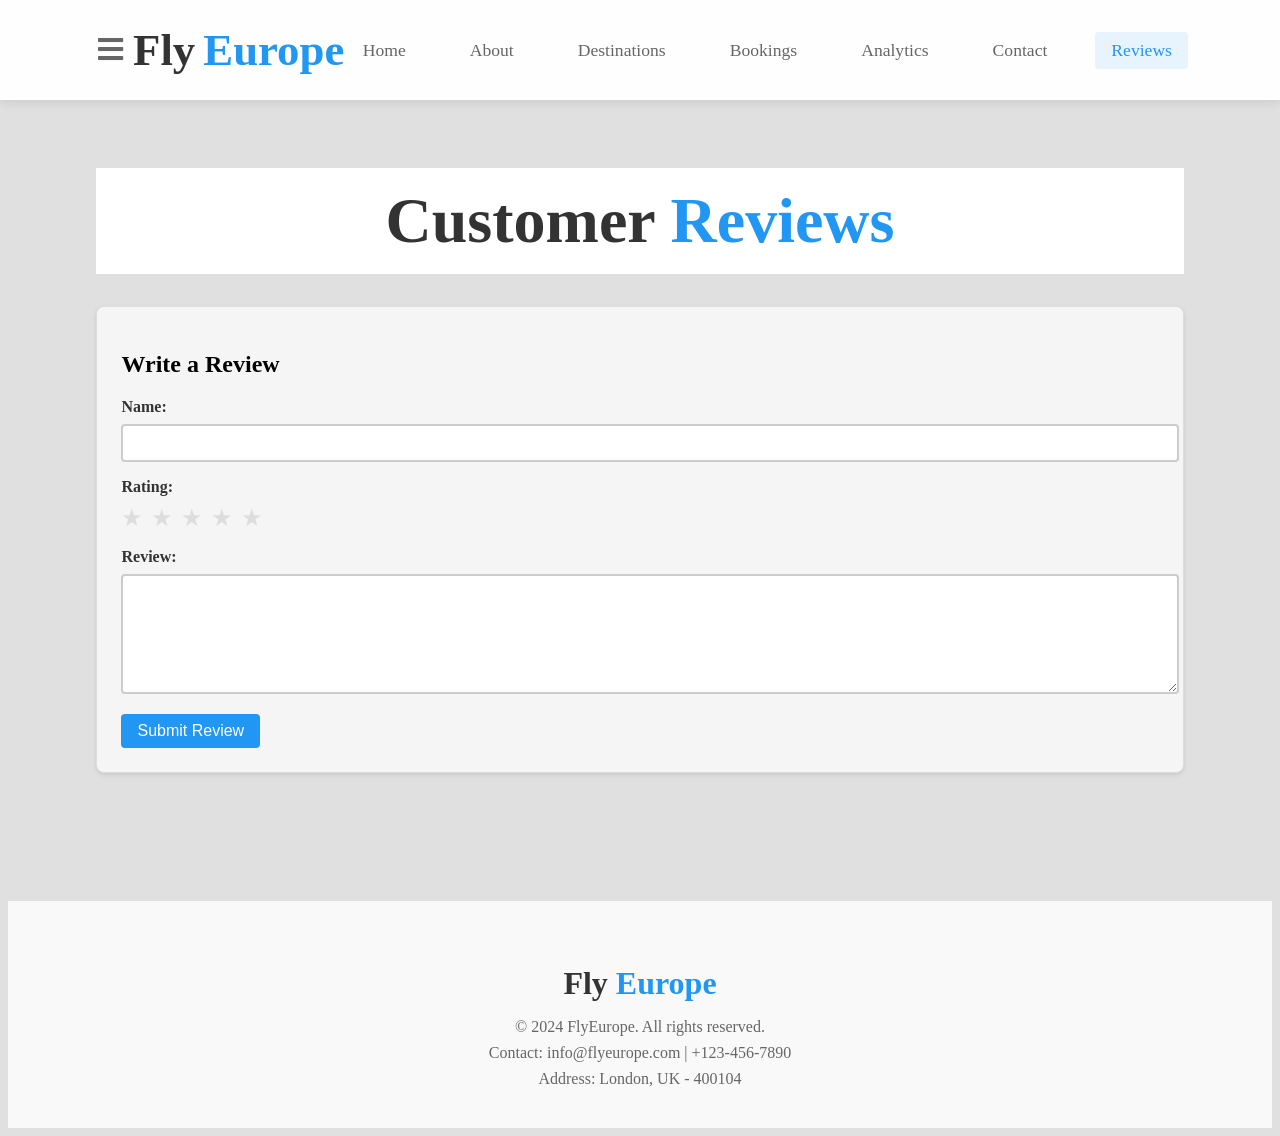
<file: reviews.html>
﻿<!DOCTYPE html>
<html lang="en">
<head>
    <meta charset="UTF-8">
    <meta name="viewport" content="width=device-width, initial-scale=1.0">
    <title>Reviews - Backpack to Europe</title>
    <link rel="stylesheet" href="styles.css">
    <link rel="stylesheet" href="https://cdnjs.cloudflare.com/ajax/libs/font-awesome/5.15.4/css/all.min.css">
    <title>Review Management System</title>
    <style>
        body {
            background-color: #e0e0e0;
        }
        .review-section {
            padding: 8rem 7% 2rem;
        }

        .review-form {
            background-color: #f5f5f5;
            padding: 1.5rem;
            border-radius: 8px;
            margin-bottom: 2rem;
            box-shadow: 0 2px 4px rgba(0,0,0,0.1);
            border: 1px solid #ddd;
        }

        .form-group {
            margin-bottom: 1rem;
        }

            .form-group label {
                display: block;
                margin-bottom: 0.5rem;
                font-weight: bold;
                color: #333;
            }

            .form-group input[type="text"],
            .form-group textarea {
                width: 100%;
                padding: 0.5rem;
                border: 2px solid #ccc; /* Thicker, more visible border */
                border-radius: 4px;
                font-size: 1rem;
                background-color: white; /* Explicit white background */
            }

            .form-group input[type="text"]:focus,
            .form-group textarea:focus {
                border-color: #2196F3;
                outline: none;
                box-shadow: 0 0 5px rgba(33, 150, 243, 0.3);
            }


            .form-group textarea {
                height: 100px;
                resize: vertical;
            }

        .rating {
            display: flex;
            gap: 0.5rem;
            margin: 0.5rem 0;
        }

        .star {
            cursor: pointer;
            font-size: 1.5rem;
            color: #ddd;
        }

            .star.active {
                color: #ffd700;
            }

        .review-list {
            display: grid;
            gap: 1rem;
        }

        .review-card {
            background-color: white;
            padding: 1rem;
            border-radius: 8px;
            box-shadow: 0 2px 4px rgba(0,0,0,0.1);
            border: 1px solid #ddd;
            position: relative;
        }

        .review-actions {
            position: absolute;
            top: 1rem;
            right: 1rem;
            display: flex;
            gap: 0.5rem;
        }

        .btn {
            padding: 0.5rem 1rem;
            border: none;
            border-radius: 4px;
            cursor: pointer;
            font-size: 1rem;
            transition: all 0.3s ease;
        }

        .submit-btn {
            background-color: #2196F3;
            color: white;
        }

            .submit-btn:hover {
                background-color: #1976D2;
            }

        .edit-btn {
            background-color: #2196F3;
            color: white;
        }

        .delete-btn {
            background-color: #f44336;
            color: white;
        }

        .edit-btn:hover {
            background-color: #1976D2;
        }

        .delete-btn:hover {
            background-color: #d32f2f;
        }

        .heading {
            text-align: center;
            font-size: 4rem;
            color: #333;
            padding: 1rem;
            margin: 2rem 0;
            background: #fff;
        }

            .heading span {
                color: #2196F3;
            }
    </style>
</head>
<body>
    <!-- Header Section -->
    <header>
        <input type="checkbox" name="" id="toggler">
        <label for="toggler" class="fas fa-bars"></label>

        <a href="index.html" class="logo">
            Fly<span>Europe</span>
        </a>

        <nav class="navbar">
            <a href="index.html">Home</a>
            <a href="about.html">About</a>
            <a href="destinations.html">Destinations</a>
            <a href="bookings.html">Bookings</a>
            <a href="analytics.html">Analytics</a>
            <a href="contact.html">Contact</a>
            <a href="reviews.html" class="active">Reviews</a>
        </nav>

        <div class="icons">
            
        </div>
    </header>

    <section class="review-section">
        <h2 class="heading">Customer <span>Reviews</span></h2>

        <div class="container">
            <div class="review-form">
                <h2>Write a Review</h2>
                <form id="reviewForm">
                    <div class="form-group">
                        <label for="name">Name:</label>
                        <input type="text" id="name" required>
                    </div>
                    <div class="form-group">
                        <label>Rating:</label>
                        <div class="rating" id="rating">
                            <span class="star" data-rating="1">★</span>
                            <span class="star" data-rating="2">★</span>
                            <span class="star" data-rating="3">★</span>
                            <span class="star" data-rating="4">★</span>
                            <span class="star" data-rating="5">★</span>
                        </div>
                    </div>
                    <div class="form-group">
                        <label for="review">Review:</label>
                        <textarea id="review" required></textarea>
                    </div>
                    <button type="submit" class="btn submit-btn">Submit Review</button>
                </form>
            </div>
            <div class="review-list" id="reviewList">
                <!-- Reviews will be added here dynamically -->
            </div>
        </div>
    </section>

    <!-- Footer Section -->
    <footer class="footer">
        <div class="footer-content">
            <div class="footer-logo">
                <h3> Fly<span> Europe</span> </h3>
            </div>
            <div class="footer-info">
                <p>© 2024 FlyEurope. All rights reserved.</p>
                <p>Contact: info@flyeurope.com | +123-456-7890</p>
                <p>Address: London, UK - 400104</p>
            </div>
        </div>
    </footer>

    <style>
        .footer {
            background: #f9f9f9;
            padding: 2rem 0;
            text-align: center;
            margin-top: 4rem;
            width: 100%;
        }

        .footer-content {
            max-width: 1200px;
            margin: 0 auto;
            padding: 0 1rem;
            text-align: center;
        }

        .footer-logo {
            margin-bottom: 1rem;
        }

            .footer-logo h3 {
                font-size: 2rem;
                color: #333;
                margin-bottom: 1rem;
                text-align: center;
            }

            .footer-logo span {
                color: #2196F3;
            }

        .footer-info {
            text-align: center;
        }

            .footer-info p {
                color: #666;
                margin: 0.5rem 0;
                text-align: center;
            }
    </style>

    <script>
        let reviews = [];
        let currentRating = 0;
        let editingId = null;

        // Initialize rating system
        const ratingContainer = document.getElementById('rating');
        const stars = ratingContainer.getElementsByClassName('star');

        Array.from(stars).forEach(star => {
            star.addEventListener('click', (e) => {
                const rating = parseInt(e.target.dataset.rating);
                setRating(rating);
            });

            star.addEventListener('mouseover', (e) => {
                const rating = parseInt(e.target.dataset.rating);
                highlightStars(rating);
            });

            star.addEventListener('mouseout', () => {
                highlightStars(currentRating);
            });
        });

        function setRating(rating) {
            currentRating = rating;
            highlightStars(rating);
        }

        function highlightStars(rating) {
            Array.from(stars).forEach(star => {
                const starRating = parseInt(star.dataset.rating);
                star.classList.toggle('active', starRating <= rating);
            });
        }

        document.getElementById('reviewForm').addEventListener('submit', (e) => {
            e.preventDefault();

            const name = document.getElementById('name').value;
            const review = document.getElementById('review').value;

            if (editingId !== null) {
                const index = reviews.findIndex(r => r.id === editingId);
                reviews[index] = {
                    id: editingId,
                    name,
                    rating: currentRating,
                    review,
                    date: reviews[index].date
                };
                editingId = null;
            } else {
                reviews.push({
                    id: Date.now(),
                    name,
                    rating: currentRating,
                    review,
                    date: new Date().toLocaleDateString()
                });
            }

            e.target.reset();
            currentRating = 0;
            highlightStars(0);
            displayReviews();
        });

        function displayReviews() {
            const reviewList = document.getElementById('reviewList');
            reviewList.innerHTML = '';

            reviews.forEach(review => {
                const reviewElement = document.createElement('div');
                reviewElement.className = 'review-card';
                reviewElement.innerHTML = `
                            <h3>${review.name}</h3>
                            <div>${'★'.repeat(review.rating)}${'☆'.repeat(5 - review.rating)}</div>
                            <p>${review.review}</p>
                            <small>Posted on: ${review.date}</small>
                            <div class="review-actions">
                                <button class="btn edit-btn" onclick="editReview(${review.id})">Edit</button>
                                <button class="btn delete-btn" onclick="deleteReview(${review.id})">Delete</button>
                            </div>
                        `;
                reviewList.appendChild(reviewElement);
            });
        }

        function editReview(id) {
            const review = reviews.find(r => r.id === id);
            if (review) {
                document.getElementById('name').value = review.name;
                document.getElementById('review').value = review.review;
                setRating(review.rating);
                editingId = id;
            }
        }

        function deleteReview(id) {
            if (confirm('Are you sure you want to delete this review?')) {
                reviews = reviews.filter(r => r.id !== id);
                displayReviews();
            }
        }

        // Initial display
        displayReviews();
    </script>
</body>
</html>
</file>
<file: styles.css>
/* styles.css */
:root {
    --primary-color: #2196F3;
    --secondary-color: #333;
    --light-color: #666;
    --bg-color: #fff;
    --border: .1rem solid rgba(0,0,0,.1);
    --box-shadow: 0 .5rem 1.5rem rgba(0,0,0,.1);
}

/* Keep existing CSS styles and add new ones for new sections */

.heading span {
    color: #2196F3; /* Changed from pink to blue */
}

/* Header Styles */

header {
    position: fixed;
    top: 0;
    left: 0;
    right: 0;
    display: flex;
    align-items: center;
    justify-content: space-between;
    padding: 1.5rem 7%;
    background: rgba(255, 255, 255, 0.95);
    box-shadow: 0 2px 10px rgba(0, 0, 0, 0.1);
    z-index: 1000;
}

.logo {
    font-size: 2.8rem;
    font-weight: 700;
    color: #333;
    text-decoration: none;
    display: flex;
    align-items: center;
}

.logo span {
    color: #2196F3; 
    margin-left: 0.5rem;
}

.navbar {
    display: flex;
    gap: 2rem;
}

.navbar a {
    font-size: 1.1rem;
    color: #666;
    text-decoration: none;
    text-transform: capitalize;
    padding: 0.5rem 1rem;
    border-radius: 4px;
    transition: all 0.3s ease;
}

.navbar a:hover,
.navbar a.active {
    color: #2196F3; /* Changed from pink to blue */
    background: rgba(33, 150, 243, 0.1); /* Changed from pink to blue with opacity */
}

.icons {
    display: flex;
    gap: 1.5rem;
}

.icons a {
    font-size: 1.5rem;
    color: #666;
    text-decoration: none;
    transition: color 0.3s ease;
}

.icons a:hover {
    color: #2196F3;
}

#toggler {
    display: none;
}

.fa-bars {
    font-size: 1.8rem;
    color: #666;
    cursor: pointer;
    padding: 0.5rem;
    display: none;
}

/* Make header responsive */
@media (max-width: 991px) {
    header {
        padding: 1.5rem;
    }

    .fa-bars {
        display: block;
    }

    .navbar {
        position: absolute;
        top: 100%;
        left: 0;
        right: 0;
        background: #fff;
        border-top: 1px solid rgba(0,0,0,.1);
        padding: 1rem;
        clip-path: polygon(0 0, 100% 0, 100% 0, 0 0);
        transition: .4s ease;
        flex-direction: column;
        gap: 1rem;
        align-items: flex-start;
    }

    #toggler:checked ~ .navbar {
        clip-path: polygon(0 0, 100% 0, 100% 100%, 0% 100%);
        padding: 2rem;
    }

    .navbar a {
        display: block;
        width: 100%;
        padding: 1rem;
        border-radius: 4px;
    }
}

/* Additional styles for the hero section to work with the fixed header */
.home {
    padding-top: 100px; /* Adjust based on header height */
}

.home {
    min-height: 100vh;
    display: flex;
    align-items: center;
    justify-content: center;
    text-align: center;
    position: relative;
    padding: 0 20px;
}

.home::before {
    content: '';
    position: absolute;
    top: 0;
    left: 0;
    width: 100%;
    height: 100%;
    background: rgba(0, 0, 0, 0.4); /* Semi-transparent overlay */
}

.home .content {
    position: relative;
    z-index: 1;
    max-width: 800px;
}

.home .content h1 {
    font-size: 4rem;
    color: #fff;
    text-shadow: 2px 2px 4px rgba(0, 0, 0, 0.3);
    line-height: 1.2;
    margin: 0;
    font-weight: 700;
}

.home .content p {
    font-size: 1.2rem;
    color: #fff;
    margin: 20px 0 30px;
    text-shadow: 1px 1px 2px rgba(0, 0, 0, 0.5);
}

.home .btn {
    display: inline-block;
    padding: 15px 30px;
    font-size: 1.1rem;
    background: #2196F3;
    color: #fff;
    border-radius: 5px;
    text-decoration: none;
    transition: all 0.3s ease;
}

.home .btn:hover {
    background: #1976D2;
    transform: translateY(-2px);
}

.box {
    position: relative;
    overflow: hidden;
    border-radius: .5rem;
}

.box img {
    width: 100%;
    height: 250px;
    object-fit: cover;
    transition: .2s linear;
}

.box:hover img {
    transform: scale(1.1);
}
/* Add a dark overlay on hover */
.box::after {
    content: '';
    position: absolute;
    top: 0;
    left: 0;
    width: 100%;
    height: 100%;
    background: rgba(0,0,0,.3);
    opacity: 0;
    transition: .2s linear;
}

.box:hover::after {
    opacity: 1;
}

/* Style the destination cards */
.box {
    background: #fff;
    border-radius: .5rem;
    box-shadow: var(--box-shadow);
    position: relative;
    overflow: hidden;
    text-align: center;
}

.box .price {
    position: absolute;
    top: 1rem;
    left: 1rem;
    background: #2196F3; 
    color: #fff;
    padding: .7rem 1rem;
    font-size: 2rem;
    border-radius: .5rem;
}

.box .icons {
    position: absolute;
    bottom: 1rem;
    right: 1rem;
}

.box .icons a {
    height: 4rem;
    width: 4rem;
    line-height: 4rem;
    font-size: 1.6rem;
    color: var(--secondary-color);
    background: #fff;
    border-radius: .5rem;
    margin-left: .5rem;
    text-align: center;
}

.box .icons a:hover {
    background: #2196F3;
    color: #fff;
}

.btn:hover {
    background: #2196F3; /* Changed from pink to blue */
}

/* Analytics Section */
.charts-container {
    display: grid;
    grid-template-columns: repeat(auto-fit, minmax(300px, 1fr));
    gap: 2rem;
    padding: 2rem 0;
}

.chart-box {
    background: var(--bg-color);
    padding: 2rem;
    border-radius: .5rem;
    box-shadow: var(--box-shadow);
}

.chart-box .chart-js canvas {
    --chart-primary: #2196F3; /* Changed from pink to blue */
}

/* CRUD Forms */
.crud-form {
    max-width: 600px;
    margin: 2rem auto;
    padding: 2rem;
    background: var(--bg-color);
    border-radius: .5rem;
    box-shadow: var(--box-shadow);
}

.crud-form input,
.crud-form select,
.crud-form textarea {
    width: 100%;
    padding: 1rem;
    margin-bottom: 1rem;
    border: var(--border);
    border-radius: .5rem;
    font-size: 1.6rem;
}

/* Bookings Table */
.bookings-table {
    overflow-x: auto;
    margin: 2rem 0;
    background: var(--bg-color);
    border-radius: .5rem;
    box-shadow: var(--box-shadow);
}

.bookings-table table {
    width: 100%;
    border-collapse: collapse;
}

.bookings-table th,
.bookings-table td {
    padding: 1.5rem;
    text-align: left;
    border-bottom: var(--border);
}

/* About Section */
.about-content {
    display: grid;
    gap: 2rem;
    padding: 2rem 0;
}

.team-grid {
    display: grid;
    grid-template-columns: repeat(auto-fit, minmax(200px, 1fr));
    gap: 2rem;
}

.team-member {
    text-align: center;
    padding: 2rem;
    background: var(--bg-color);
    border-radius: .5rem;
    box-shadow: var(--box-shadow);
}

.data-model-image {
    max-width: 100%;
    height: auto;
    margin: 2rem 0;
    border-radius: .5rem;
    box-shadow: var(--box-shadow);
}

/* Responsive Design */
@media (max-width: 768px) {
    .charts-container {
        grid-template-columns: 1fr;
    }

    .bookings-table {
        font-size: 1.4rem;
    }

    .team-grid {
        grid-template-columns: 1fr 1fr;
    }
}

@media (max-width: 480px) {
    .team-grid {
        grid-template-columns: 1fr;
    }
}

@media (max-width: 768px) {
    .home .content h1 {
        font-size: 2.5rem;
    }

    .home .content p {
        font-size: 1rem;
    }
}

input:focus,
textarea:focus,
select:focus {
    border-color: #2196F3; /* Changed from pink to blue */
}

.destinations-container {
    display: grid;
    grid-template-columns: repeat(auto-fit, minmax(300px, 1fr));
    gap: 2rem;
    padding: 2rem 0;
}
</file>
